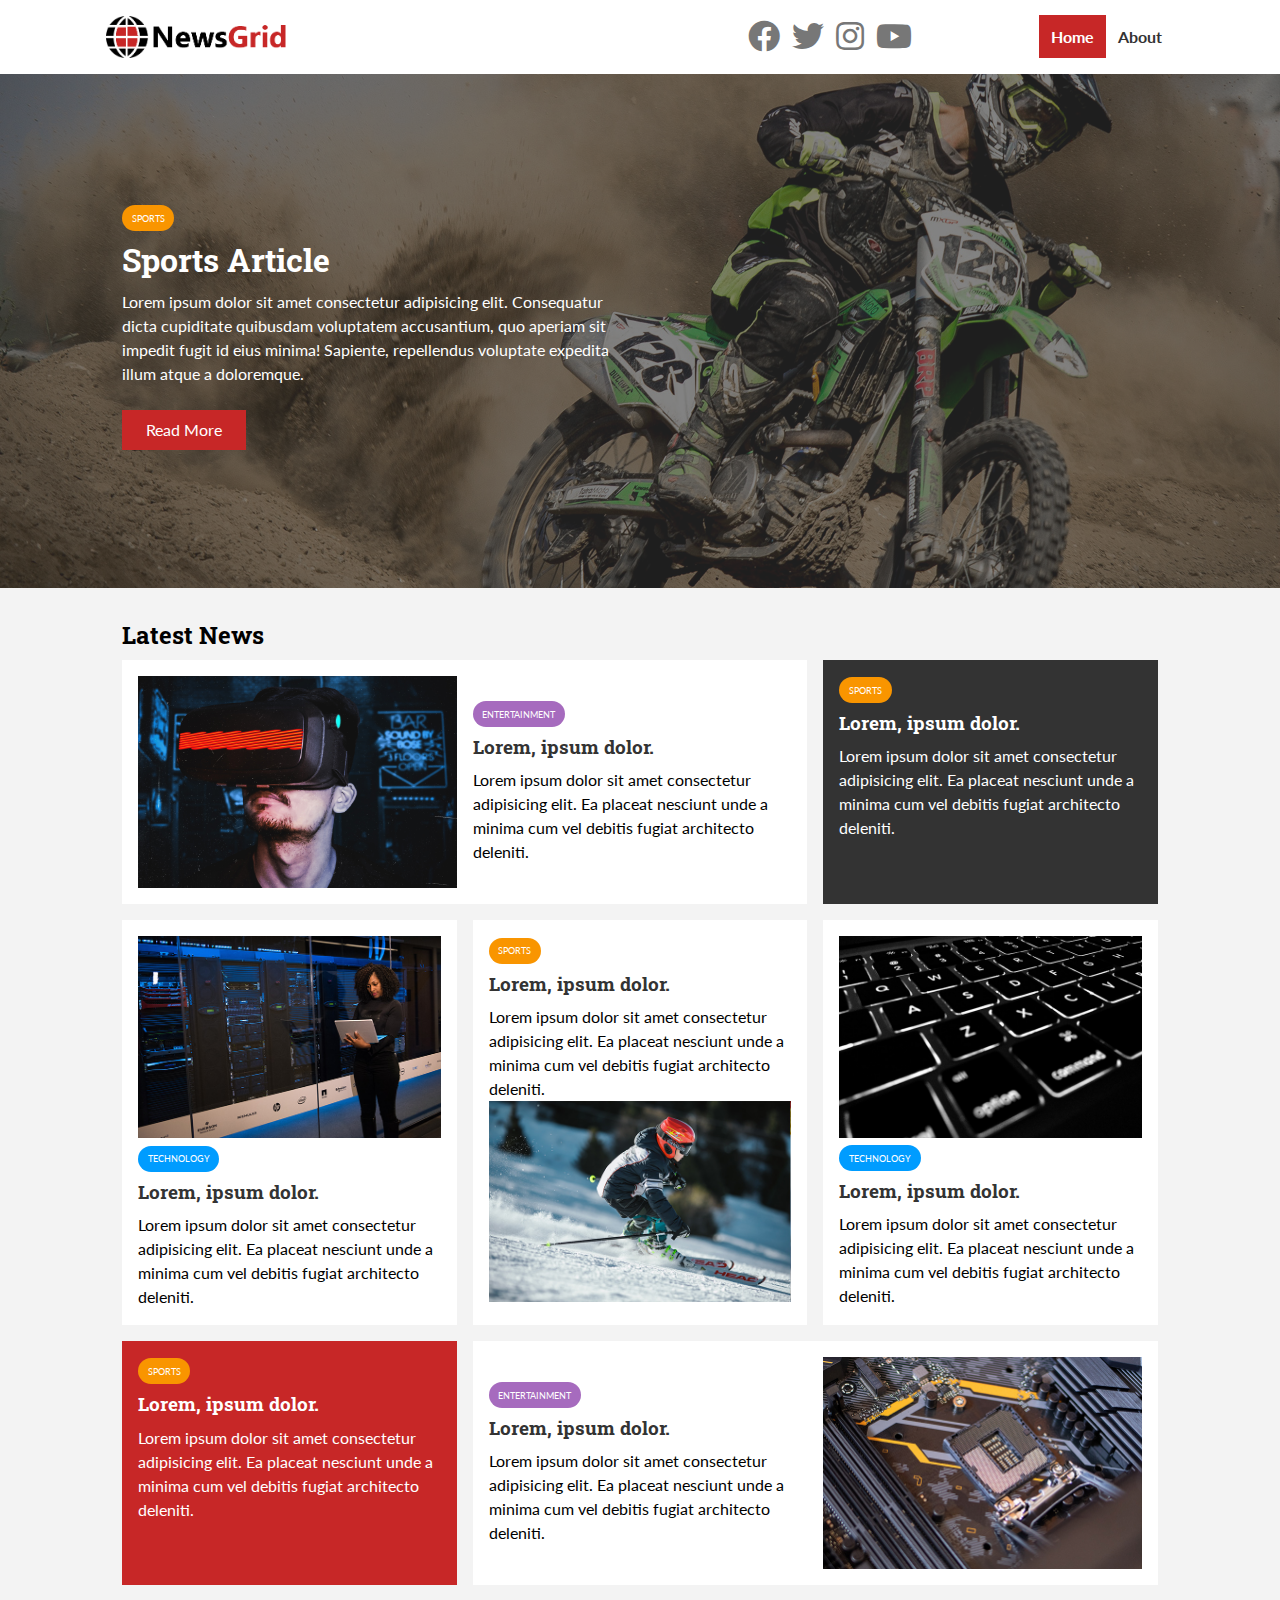
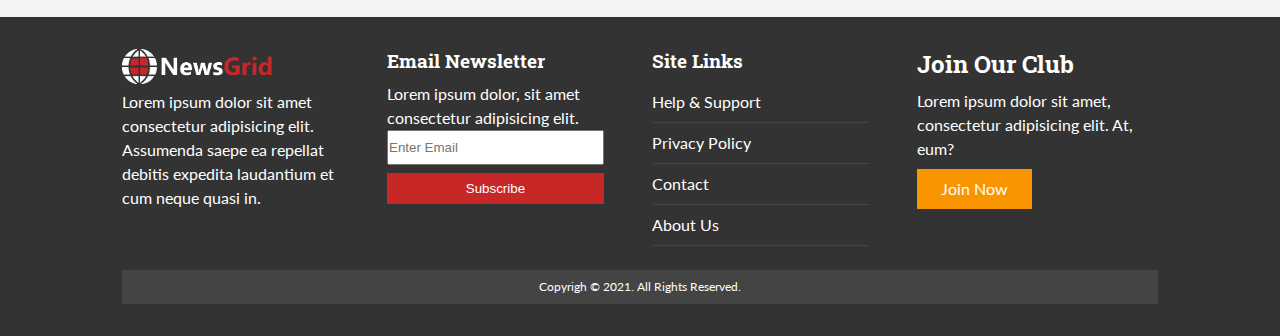
<file: GridNews/index.html>
<!DOCTYPE html>
<html lang="en">

<head>
  <meta charset="UTF-8">
  <meta http-equiv="X-UA-Compatible" content="IE=edge">
  <meta name="viewport" content="width=device-width, initial-scale=1.0">
  <title>NewsGrid | Latest News</title>

  <link rel="stylesheet" href="https://use.fontawesome.com/releases/v5.6.3/css/all.css" crossorigin="anonymous">

  <link href="https://fonts.googleapis.com/css2?family=Lato&family=Roboto+Slab&display=swap" rel="stylesheet">

  <link rel="stylesheet" href="css/style.css">
  <link rel="stylesheet" href="css/mobile.css" media="screen and (max-width:768px)">
  <link rel="shortcut icon" type="image/x-icon" href="favicon.ico">
</head>

<body>

  <nav id="main-nav">
    <div class="container">
      <img src="img/logo.png" alt="Logo" class="logo">
      <div class="social">
        <a href="http://facebook.com" target="_blank"><i class="fab fa-facebook fa-2x"></i></a>
        <a href="http://twitter.com" target="_blank"><i class="fab fa-twitter fa-2x"></i></a>
        <a href="http://instagram.com" target="_blank"><i class="fab fa-instagram fa-2x"></i></a>
        <a href="http://youtube.com" target="_blank"><i class="fab fa-youtube fa-2x"></i></a>
      </div>
      <ul>
        <li><a class="current" href="index.html">Home</a></li>
        <li><a href="about.html">About</a></li>
      </ul>
    </div>
  </nav>

  <!-- Showcase -->
  <header id="showcase">
    <div class="container">
      <div class="showcase-container">
        <div class="showcase-content">
          <div class="category category-sports">Sports</div>
          <h1>Sports Article</h1>
          <p>Lorem ipsum dolor sit amet consectetur adipisicing elit. Consequatur dicta cupiditate quibusdam voluptatem
            accusantium, quo aperiam sit impedit fugit id eius minima! Sapiente, repellendus voluptate expedita illum
            atque a doloremque.</p>
          <a href="article.html" class="btn btn-primary">Read More</a>
        </div>
      </div>
    </div>
  </header>

  <!-- Home Articles -->
  <section id="home-articles" class="py-2">
    <div class="container">
      <h2>Latest News</h2>
      <div class="articles-container">
        <article class="card">
          <img src="img/articles/ent1.jpg" alt="">
          <div>
            <div class="category category-ent">Entertainment</div>
            <h3><a href="article.html">Lorem, ipsum dolor.</a></h3>
            <p>Lorem ipsum dolor sit amet consectetur adipisicing elit. Ea placeat nesciunt unde a minima cum vel
              debitis
              fugiat architecto deleniti.</p>
          </div>
        </article>
        <article class="card bg-dark">
          <div class="category category-sports">Sports</div>
          <h3><a href="article.html">Lorem, ipsum dolor.</a></h3>
          <p>Lorem ipsum dolor sit amet consectetur adipisicing elit. Ea placeat nesciunt unde a minima cum vel
            debitis
            fugiat architecto deleniti.</p>
        </article>
        <article class="card">
          <img src="img/articles/tech1.jpg" alt="">
          <div class="category category-tech">Technology</div>
          <h3><a href="article.html">Lorem, ipsum dolor.</a></h3>
          <p>Lorem ipsum dolor sit amet consectetur adipisicing elit. Ea placeat nesciunt unde a minima cum vel
            debitis
            fugiat architecto deleniti.</p>
        </article>
        <article class="card">
          <div class="category category-sports">Sports</div>
          <h3><a href="article.html">Lorem, ipsum dolor.</a></h3>
          <p>Lorem ipsum dolor sit amet consectetur adipisicing elit. Ea placeat nesciunt unde a minima cum vel
            debitis
            fugiat architecto deleniti.</p>
          <img src="img/articles/sports1.jpg" alt="">
        </article>
        <article class="card">
          <img src="img/articles/tech2.jpg" alt="">
          <div class="category category-tech">Technology</div>
          <h3><a href="article.html">Lorem, ipsum dolor.</a></h3>
          <p>Lorem ipsum dolor sit amet consectetur adipisicing elit. Ea placeat nesciunt unde a minima cum vel
            debitis
            fugiat architecto deleniti.</p>
        </article>
        <article class="card bg-primary">
          <div class="category category-sports">Sports</div>
          <h3><a href="article.html">Lorem, ipsum dolor.</a></h3>
          <p>Lorem ipsum dolor sit amet consectetur adipisicing elit. Ea placeat nesciunt unde a minima cum vel
            debitis
            fugiat architecto deleniti.</p>
        </article>
        <article class="card">
          <div>
            <div class="category category-ent">Entertainment</div>
            <h3><a href="article.html">Lorem, ipsum dolor.</a></h3>
            <p>Lorem ipsum dolor sit amet consectetur adipisicing elit. Ea placeat nesciunt unde a minima cum vel
              debitis
              fugiat architecto deleniti.</p>
          </div>
          <img src="img/articles/ent2.jpg" alt="">
      </div>
    </div>
  </section>

  <!-- Footer -->
  <footer id="main-footer" class="py-2">
    <div class="container footer-container">
      <div>
        <img src="img/logo_light.png" alt="">
        <p>Lorem ipsum dolor sit amet consectetur adipisicing elit. Assumenda saepe ea repellat debitis expedita
          laudantium et cum neque quasi in.</p>
      </div>
      <div>
        <h3>Email Newsletter</h3>
        <p>Lorem ipsum dolor, sit amet consectetur adipisicing elit.</p>
        <form>
          <input type="email" placeholder="Enter Email">
          <input type="submit" value="Subscribe" class="btn btn-primary">
        </form>
      </div>
      <div>
        <h3>Site Links</h3>
        <ul class="list">
          <li><a href="#">Help & Support</a></li>
          <li><a href="#">Privacy Policy</a></li>
          <li><a href="#">Contact</a></li>
          <li><a href="#">About Us</a></li>
        </ul>
      </div>
      <div>
        <h2>Join Our Club</h2>
        <p>Lorem ipsum dolor sit amet, consectetur adipisicing elit. At, eum?</p>
        <a href="#" class="btn btn-secondary">Join Now</a>
      </div>
      <div>
        <p>
          Copyrigh &copy; 2021. All Rights Reserved.
        </p>
      </div>
    </div>
  </footer>

</body>

</html>
</file>
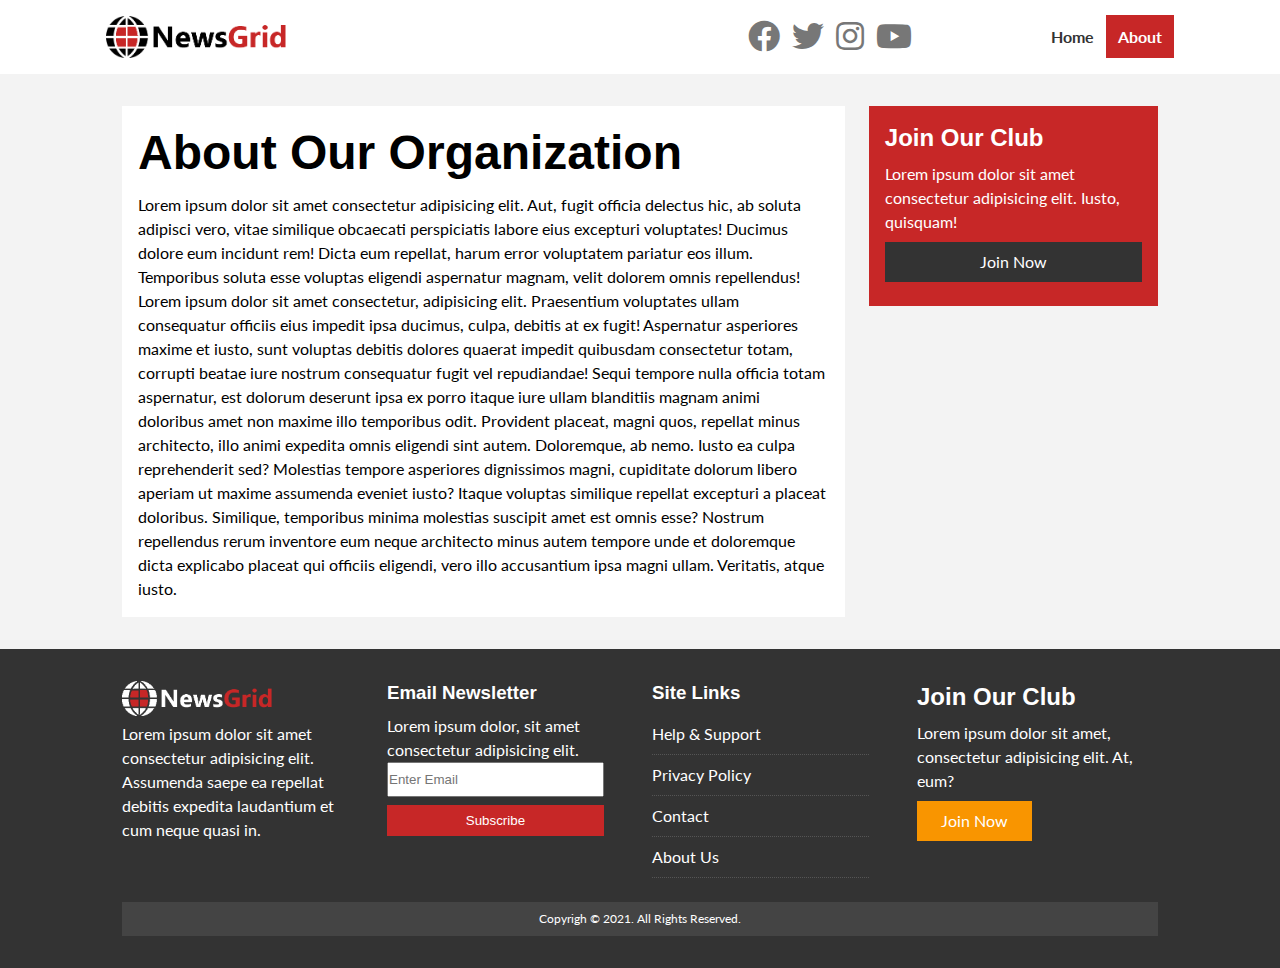
<file: GridNews/about.html>
<!DOCTYPE html>
<html lang="en">

<head>
  <meta charset="UTF-8">
  <meta http-equiv="X-UA-Compatible" content="IE=edge">
  <meta name="viewport" content="width=device-width, initial-scale=1.0">
  <title>NewsGrid | About</title>
  <link rel="stylesheet" href="https://use.fontawesome.com/releases/v5.6.3/css/all.css" crossorigin="anonymous">
  <link href="https://fonts.googleapis.com/css2?family=Lato&family=Staatliches&display=swap" rel="stylesheet">
  <link rel="stylesheet" href="css/style.css">
  <link rel="stylesheet" href="css/mobile.css" media="screen and (max-width:768px)">
  <link rel="shortcut icon" type="image/x-icon" href="favicon.ico">
</head>

<body>

  <nav id="main-nav">
    <div class="container">
      <img src="img/logo.png" alt="Logo" class="logo">
      <div class="social">
        <a href="http://facebook.com" target="_blank"><i class="fab fa-facebook fa-2x"></i></a>
        <a href="http://twitter.com" target="_blank"><i class="fab fa-twitter fa-2x"></i></a>
        <a href="http://instagram.com" target="_blank"><i class="fab fa-instagram fa-2x"></i></a>
        <a href="http://youtube.com" target="_blank"><i class="fab fa-youtube fa-2x"></i></a>
      </div>
      <ul>
        <li><a href="index.html">Home</a></li>
        <li><a class="current" href="about.html">About</a></li>
      </ul>
    </div>
  </nav>

  <section id="about">
    <div class="container">
      <div class="page-container">
        <article class="card">
          <h1 class="l-heading">About Our Organization</h1>
          <p>Lorem ipsum dolor sit amet consectetur adipisicing elit. Aut, fugit officia delectus hic, ab soluta
            adipisci vero, vitae similique obcaecati perspiciatis labore eius excepturi voluptates! Ducimus dolore eum
            incidunt rem! Dicta eum repellat, harum error voluptatem pariatur eos illum. Temporibus soluta esse voluptas
            eligendi aspernatur magnam, velit dolorem omnis repellendus!</p>
          <p>Lorem ipsum dolor sit amet consectetur, adipisicing elit. Praesentium voluptates ullam consequatur officiis
            eius impedit ipsa ducimus, culpa, debitis at ex fugit! Aspernatur asperiores maxime et iusto, sunt voluptas
            debitis dolores quaerat impedit quibusdam consectetur totam, corrupti beatae iure nostrum consequatur fugit
            vel repudiandae! Sequi tempore nulla officia totam aspernatur, est dolorum deserunt ipsa ex porro itaque
            iure ullam blanditiis magnam animi doloribus amet non maxime illo temporibus odit. Provident placeat, magni
            quos, repellat minus architecto, illo animi expedita omnis eligendi sint autem. Doloremque, ab nemo. Iusto
            ea culpa reprehenderit sed? Molestias tempore asperiores dignissimos magni, cupiditate dolorum libero
            aperiam ut maxime assumenda eveniet iusto? Itaque voluptas similique repellat excepturi a placeat doloribus.
            Similique, temporibus minima molestias suscipit amet est omnis esse? Nostrum repellendus rerum inventore eum
            neque architecto minus autem tempore unde et doloremque dicta explicabo placeat qui officiis eligendi, vero
            illo accusantium ipsa magni ullam. Veritatis, atque iusto.</p>
        </article>
        <aside class="card bg-primary">
          <h2>Join Our Club</h2>
          <p>Lorem ipsum dolor sit amet consectetur adipisicing elit. Iusto, quisquam!</p>
          <a href="" class="btn btn-dark btn-block">Join Now</a>
        </aside>
      </div>
    </div>
  </section>

  <!-- Footer -->
  <footer id="main-footer" class="py-2">
    <div class="container footer-container">
      <div>
        <img src="img/logo_light.png" alt="">
        <p>Lorem ipsum dolor sit amet consectetur adipisicing elit. Assumenda saepe ea repellat debitis expedita
          laudantium et cum neque quasi in.</p>
      </div>
      <div>
        <h3>Email Newsletter</h3>
        <p>Lorem ipsum dolor, sit amet consectetur adipisicing elit.</p>
        <form>
          <input type="email" placeholder="Enter Email">
          <input type="submit" value="Subscribe" class="btn btn-primary">
        </form>
      </div>
      <div>
        <h3>Site Links</h3>
        <ul class="list">
          <li><a href="#">Help & Support</a></li>
          <li><a href="#">Privacy Policy</a></li>
          <li><a href="#">Contact</a></li>
          <li><a href="#">About Us</a></li>
        </ul>
      </div>
      <div>
        <h2>Join Our Club</h2>
        <p>Lorem ipsum dolor sit amet, consectetur adipisicing elit. At, eum?</p>
        <a href="#" class="btn btn-secondary">Join Now</a>
      </div>
      <div>
        <p>
          Copyrigh &copy; 2021. All Rights Reserved.
        </p>
      </div>
    </div>
  </footer>

</body>

</html>
</file>
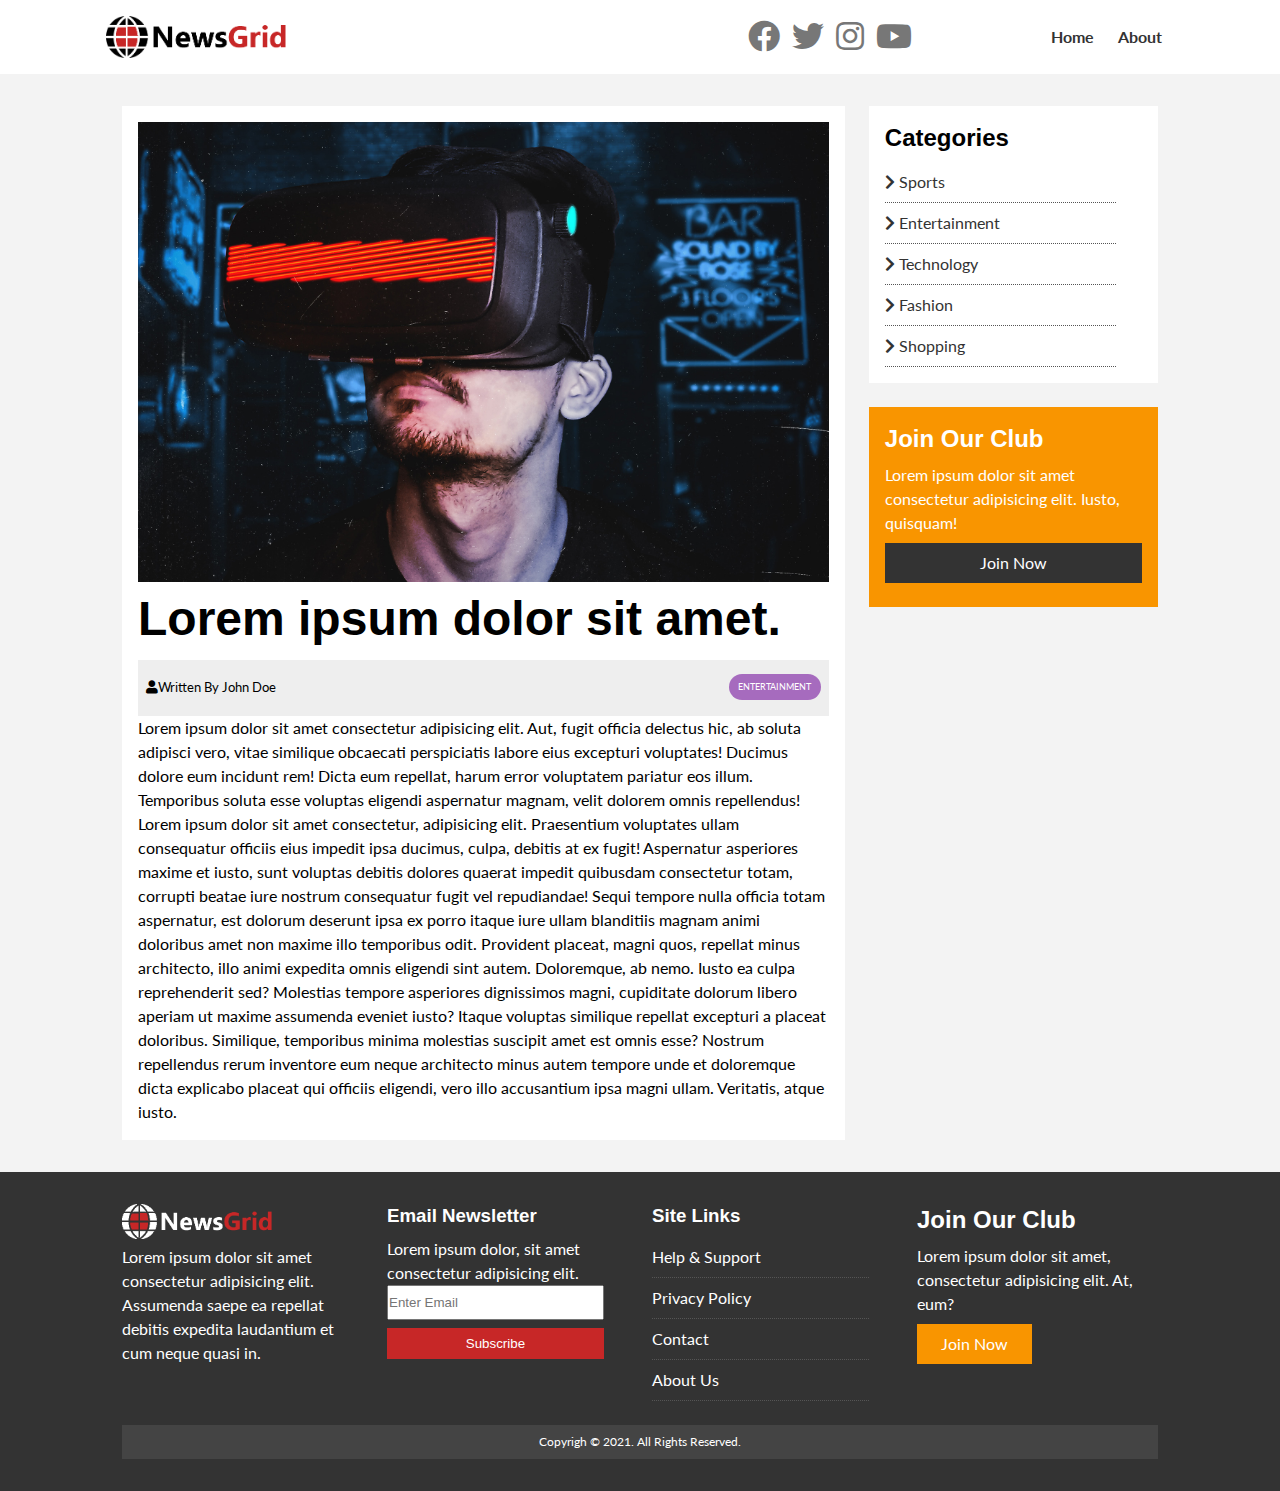
<file: GridNews/article.html>
<!DOCTYPE html>
<html lang="en">

<head>
  <meta charset="UTF-8">
  <meta http-equiv="X-UA-Compatible" content="IE=edge">
  <meta name="viewport" content="width=device-width, initial-scale=1.0">
  <title>NewsGrid | Latest News</title>
  <link rel="stylesheet" href="https://use.fontawesome.com/releases/v5.6.3/css/all.css" crossorigin="anonymous">
  <link href="https://fonts.googleapis.com/css2?family=Lato&family=Staatliches&display=swap" rel="stylesheet">
  <link rel="stylesheet" href="css/style.css">
  <link rel="stylesheet" href="css/mobile.css" media="screen and (max-width:768px)">
  <link rel="shortcut icon" type="image/x-icon" href="favicon.ico">
</head>

<body>

  <nav id="main-nav">
    <div class="container">
      <img src="img/logo.png" alt="Logo" class="logo">
      <div class="social">
        <a href="http://facebook.com" target="_blank"><i class="fab fa-facebook fa-2x"></i></a>
        <a href="http://twitter.com" target="_blank"><i class="fab fa-twitter fa-2x"></i></a>
        <a href="http://instagram.com" target="_blank"><i class="fab fa-instagram fa-2x"></i></a>
        <a href="http://youtube.com" target="_blank"><i class="fab fa-youtube fa-2x"></i></a>
      </div>
      <ul>
        <li><a href="index.html">Home</a></li>
        <li><a href="about.html">About</a></li>
      </ul>
    </div>
  </nav>

  <section id="article">
    <div class="container">
      <div class="page-container">
        <article class="card">
          <img src="img/articles/ent1.jpg" alt="">
          <h1 class="l-heading">Lorem ipsum dolor sit amet.</h1>
          <div class="meta">
            <small>
              <i class="fas fa-user"></i>Written By John Doe
            </small>
            <div class="category category-ent">Entertainment</div>
          </div>
          <p>Lorem ipsum dolor sit amet consectetur adipisicing elit. Aut, fugit officia delectus hic, ab soluta
            adipisci vero, vitae similique obcaecati perspiciatis labore eius excepturi voluptates! Ducimus dolore eum
            incidunt rem! Dicta eum repellat, harum error voluptatem pariatur eos illum. Temporibus soluta esse voluptas
            eligendi aspernatur magnam, velit dolorem omnis repellendus!</p>
          <p>Lorem ipsum dolor sit amet consectetur, adipisicing elit. Praesentium voluptates ullam consequatur officiis
            eius impedit ipsa ducimus, culpa, debitis at ex fugit! Aspernatur asperiores maxime et iusto, sunt voluptas
            debitis dolores quaerat impedit quibusdam consectetur totam, corrupti beatae iure nostrum consequatur fugit
            vel repudiandae! Sequi tempore nulla officia totam aspernatur, est dolorum deserunt ipsa ex porro itaque
            iure ullam blanditiis magnam animi doloribus amet non maxime illo temporibus odit. Provident placeat, magni
            quos, repellat minus architecto, illo animi expedita omnis eligendi sint autem. Doloremque, ab nemo. Iusto
            ea culpa reprehenderit sed? Molestias tempore asperiores dignissimos magni, cupiditate dolorum libero
            aperiam ut maxime assumenda eveniet iusto? Itaque voluptas similique repellat excepturi a placeat doloribus.
            Similique, temporibus minima molestias suscipit amet est omnis esse? Nostrum repellendus rerum inventore eum
            neque architecto minus autem tempore unde et doloremque dicta explicabo placeat qui officiis eligendi, vero
            illo accusantium ipsa magni ullam. Veritatis, atque iusto.</p>
        </article>

        <aside id="categories" class="card">
          <h2>Categories</h2>
          <ul class="list">
            <li><a href="#"><i class="fas fa-chevron-right"></i> Sports</a></li>
            <li><a href="#"><i class="fas fa-chevron-right"></i> Entertainment</a></li>
            <li><a href="#"><i class="fas fa-chevron-right"></i> Technology</a></li>
            <li><a href="#"><i class="fas fa-chevron-right"></i> Fashion</a></li>
            <li><a href="#"><i class="fas fa-chevron-right"></i> Shopping</a></li>
          </ul>
        </aside>

        <aside class="card bg-secondary">
          <h2>Join Our Club</h2>
          <p>Lorem ipsum dolor sit amet consectetur adipisicing elit. Iusto, quisquam!</p>
          <a href="" class="btn btn-dark btn-block">Join Now</a>
        </aside>
      </div>
    </div>
  </section>

  <!-- Footer -->
  <footer id="main-footer" class="py-2">
    <div class="container footer-container">
      <div>
        <img src="img/logo_light.png" alt="">
        <p>Lorem ipsum dolor sit amet consectetur adipisicing elit. Assumenda saepe ea repellat debitis expedita
          laudantium et cum neque quasi in.</p>
      </div>
      <div>
        <h3>Email Newsletter</h3>
        <p>Lorem ipsum dolor, sit amet consectetur adipisicing elit.</p>
        <form>
          <input type="email" placeholder="Enter Email">
          <input type="submit" value="Subscribe" class="btn btn-primary">
        </form>
      </div>
      <div>
        <h3>Site Links</h3>
        <ul class="list">
          <li><a href="#">Help & Support</a></li>
          <li><a href="#">Privacy Policy</a></li>
          <li><a href="#">Contact</a></li>
          <li><a href="#">About Us</a></li>
        </ul>
      </div>
      <div>
        <h2>Join Our Club</h2>
        <p>Lorem ipsum dolor sit amet, consectetur adipisicing elit. At, eum?</p>
        <a href="#" class="btn btn-secondary">Join Now</a>
      </div>
      <div>
        <p>
          Copyrigh &copy; 2021. All Rights Reserved.
        </p>
      </div>
    </div>
  </footer>

</body>

</html>
</file>
<file: GridNews/css/style.css>
:root {
  --primary-color: #c72727;
  --secondary-color: #f99500;
  --light-color: #f3f3f3;
  --dark-color: #333;
  --max-width: 1100px;
}

.category {
  --sports-color: #f99500;
  --ent-color: #a66bbe;
  --tech-color: #009cff;
}

* {
  margin: 0;
  padding: 0;
  box-sizing: border-box;
}

body {
  font-family: 'Lato', sans-serif;
  line-height: 1.5;
  background: var(--light-color);
}

a {
  color: var(--dark-color);
  text-decoration: none;
}

ul {
  list-style: none;
}

a {
  margin: .5rem 0;
}

img {
  width: 100%;
}

h1, h2, h3, h4, h5, h6 {
  font-family: 'Roboto Slab', sans-serif;
  margin-bottom: .55rem;
  line-height: 1.3;
}

/* Utility */
.container {
  max-width: var(--max-width);
  margin: auto;
  padding: 0 2rem;
}

.category {
  display: inline-block;
  color: #fff;
  font-size: .55rem;
  text-transform: uppercase;
  padding: 0.4rem 0.6rem;
  border-radius: 15px;
  margin-bottom: 0.5rem;
}

.category-sports {
  background: var(--sports-color);
}
.category-ent {
  background: var(--ent-color);
}
.category-tech {
  background: var(--tech-color);
}

.btn {
  display: inline-block;
  border: none;
  background: var(--dark-color);
  color: #fff;
  padding: 0.5rem 1.5rem;
}

.btn-light {
  background: var(--light-color);
}
.btn-primary {
  background: var(--primary-color);
}
.btn-secondary {
  background: var(--secondary-color);
}
.btn:hover {
  opacity: 0.9;
}
.btn-block {
  display: block;
  width: 100%;
  text-align: center;
}

.card {
  background: #fff;
  padding: 1rem;
}

.bg-dark {
  background: var(--dark-color);
  color: #fff;
}
.bg-primary {
  background: var(--primary-color);
  color: #fff;
}
.bg-secondary {
  background: var(--secondary-color);
  color: #fff;
}
.bg-dark h1,
.bg-dark h2,
.bg-dark h3,
.bg-dark a,
.bg-primary h1,
.bg-primary h2,
.bg-primary h3,
.bg-primary a,
.bg-secondary h1,
.bg-secondary h2,
.bg-secondary h3,
.bg-secondary a {
  color: #fff;
}

.py-1 { padding: 1.5rem 0; }
.py-2 { padding: 2rem 0; }
.py-3 { padding: 3rem 0; }
.p-1 { padding: 1.5rem; }
.p-2 { padding: 2rem; }
.p-3 { padding: 3rem; }

.l-heading {
  font-size: 3rem;
}

.list li {
  padding: .5rem 0;
  border-bottom: #555 dotted 1px;
  width: 90%;
}

.list li a:hover {
  columns: var(--primary-color) !important;
}

/* Inner page grid container */
.page-container {
  display: grid;
  grid-template-columns: 5fr 2fr;
  margin: 2rem 0;
  grid-gap: 1.5rem;
}

.page-container > *:first-child {
  grid-row: 1 / span 3;
}

/* Navigation */
#main-nav {
  background: #fff;
  position: sticky;
  top: 0;
  z-index: 2;
}

#main-nav .container {
  display: grid;
  grid-template-columns: 6fr 3fr 2fr;
  padding: 1rem;
  align-items: center;
}

#main-nav .logo {
  width: 180px;
}

#main-nav ul {
  justify-self: end;
  display: flex;
}

#main-nav ul li a {
  padding: 0.75rem;
  font-weight: bold;
}

#main-nav ul li a.current {
  background: var(--primary-color);
  color: #fff;
}

#main-nav ul li a:hover {
  background-color: var(--light-color);
  color: var(--dark-color);
}

#main-nav .social {
  justify-self: center;
}

#main-nav .social i {
  color: #777;
  margin-right: .5rem;
}

/* Showcase */
#showcase {
  color: #fff;
  background: #333;
  padding: 2rem;
  position: relative;
}

#showcase:before {
  content: '';
  background: url(../img/featured.jpg) no-repeat center center/cover;
  position: absolute;
  top: 0;
  left: 0;
  width: 100%;
  height: 100%;
  opacity: 0.4;
}

#showcase .showcase-container {
  display: grid;
  grid-template-columns: repeat(2, 1fr );
  justify-content: center;
  align-items: center;
  height: 50vh;
}

#showcase .showcase-content {
  z-index: 1;
}

#showcase .showcase-content p {
  margin-bottom: 1rem;
}

/* Home Articles */

#home-articles .articles-container {
  display: grid;;
  grid-template-columns: repeat(3, 1fr);
  grid-gap: 1rem;
}

#home-articles .articles-container > *:first-child,
#home-articles .articles-container > *:last-child {
  display: grid;
  grid-template-columns: repeat(2, 1fr);
  grid-gap: 1rem;
  grid-column: 1 / span 2;
  align-items: center;
}

#home-articles .articles-container > *:last-child {
  grid-column: 2 / span 2;
}

#article .meta {
  display: flex;
  justify-content: space-between;
  align-items: center;
  background: #eee;
  padding: .5rem;
}
#article .meta .category {
  margin-top: .4rem;
}

/* Footer */
#main-footer {
  background: var(--dark-color);
  color: #fff;
}
#main-footer img {
  width: 150px;
}
#main-footer a {
  color: #fff;
}
#main-footer .footer-container {
  display: grid;
  grid-template-columns: repeat(4, 1fr);
  grid-gap: 1.5rem;
}
#main-footer .footer-container > *:last-child {
  background: #444;
  grid-column: 1 / span 4;
  padding: .5rem;
  text-align: center;
  font-size: 0.75rem;
}

#main-footer .footer-container input[type='email'] {
  width: 90%;
  padding: 0.5rem 0;
  margin-bottom: 0.5rem;
}

#main-footer .footer-container input[type='submit'] {
  width: 90%;
}
</file>
<file: GridNews/css/mobile.css>
#main-nav .social {
  display: none;
}

#main-nav .container {
  grid-template-columns: 1fr;
  grid-gap: 1.2rem;
}

#main-nav ul,
#main-nav .logo {
  justify-self: center;
}

#main-nav ul li a {
  padding: .5rem;
}

#home-articles .articles-container {
  grid-template-columns: repeat(2, 1fr);
}

#home-articles .articles-container > *:first-child,
#home-articles .articles-container > *:last-child {
  grid-template-columns: 1fr;
  grid-column: 1;
}

@media(max-width: 600px) {

  #showcase .showcase-container,
  #home-articles .articles-container,
  #main-footer .footer-container {
    grid-template-columns: 1fr;
  }

  #main-footer .footer-container > *:last-child {
    grid-column: 1;
  }

  #main-footer .footer-container > *:first-child,
  #main-footer .footer-container > *:nth-child(2) {
    border-bottom: #444 dotted 1px;
    padding-bottom: 1rem;
  }

  .page-container {
    grid-template-columns: 1fr;
    text-align: center;
  }

  .page-container > *:first-child {
    grid-row: 1;
  }

  .l-heading {
    font-style: 2rem;
  }

}
</file>
